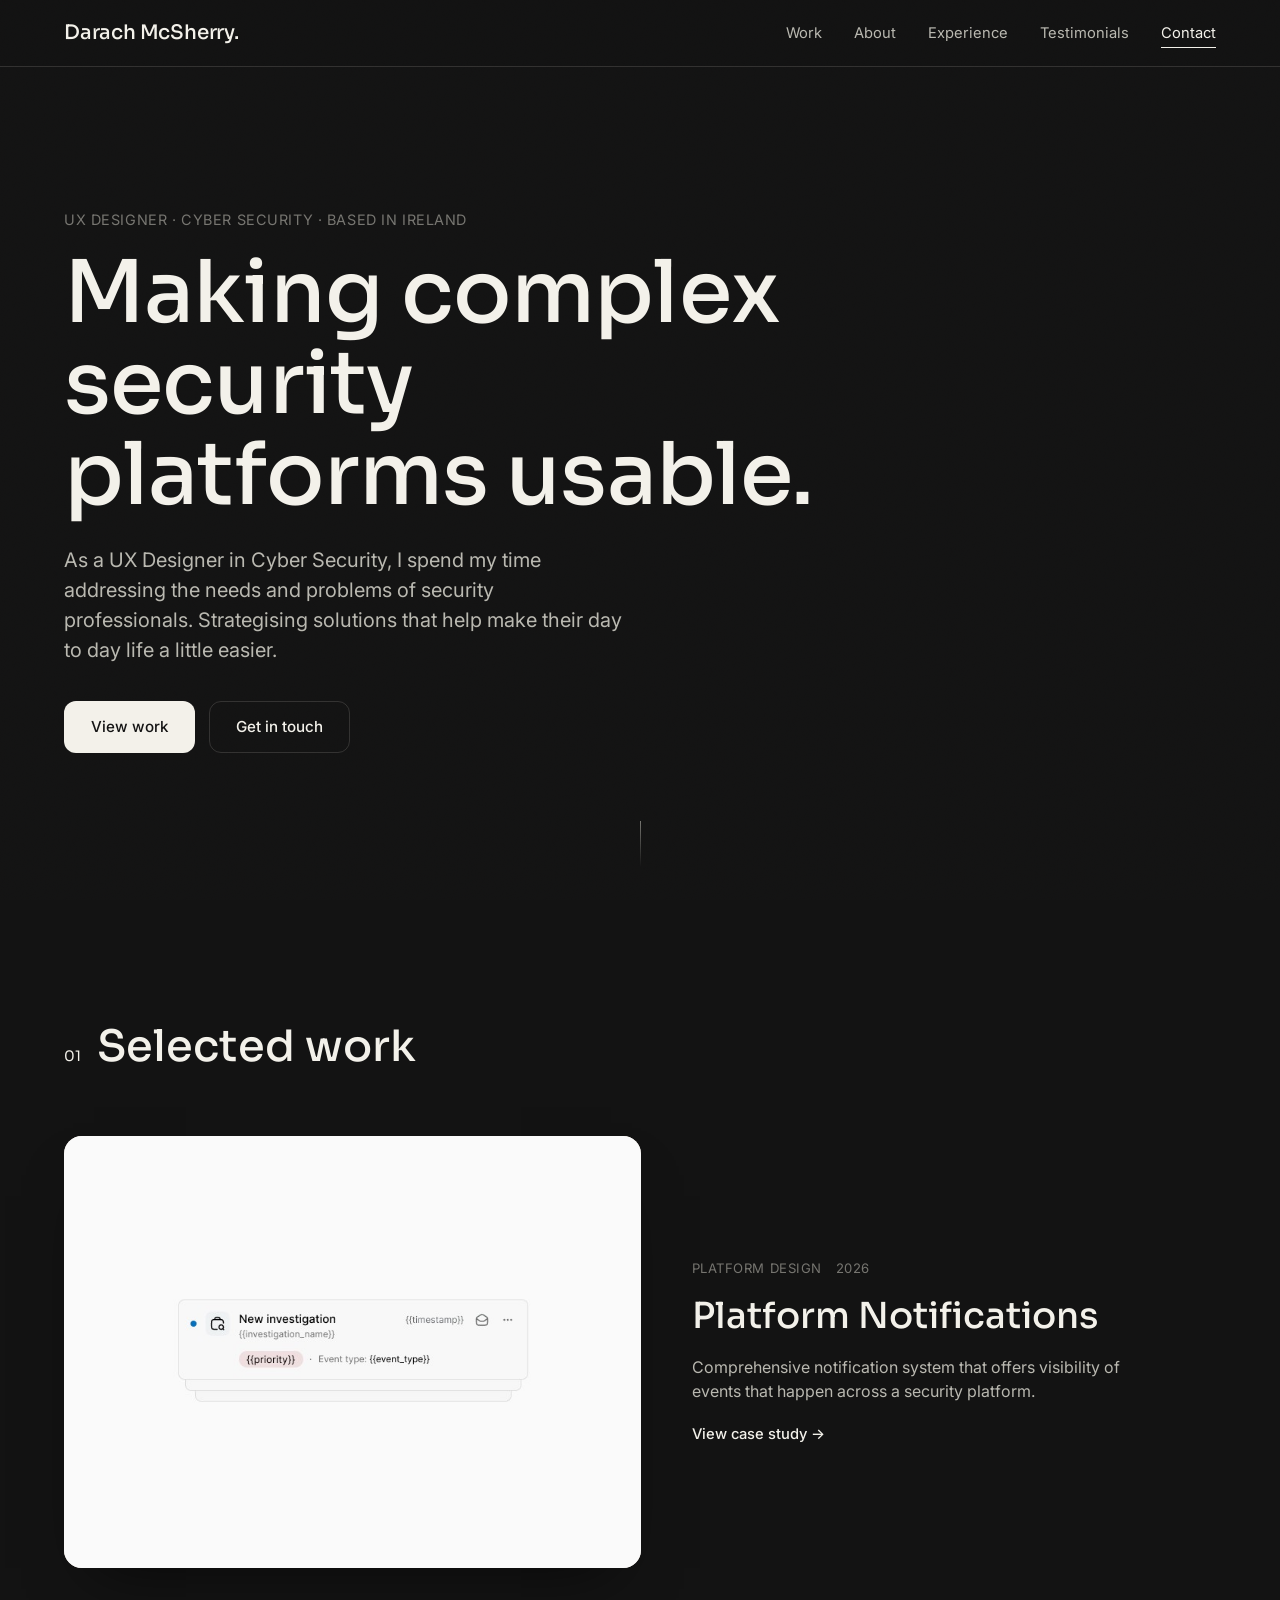
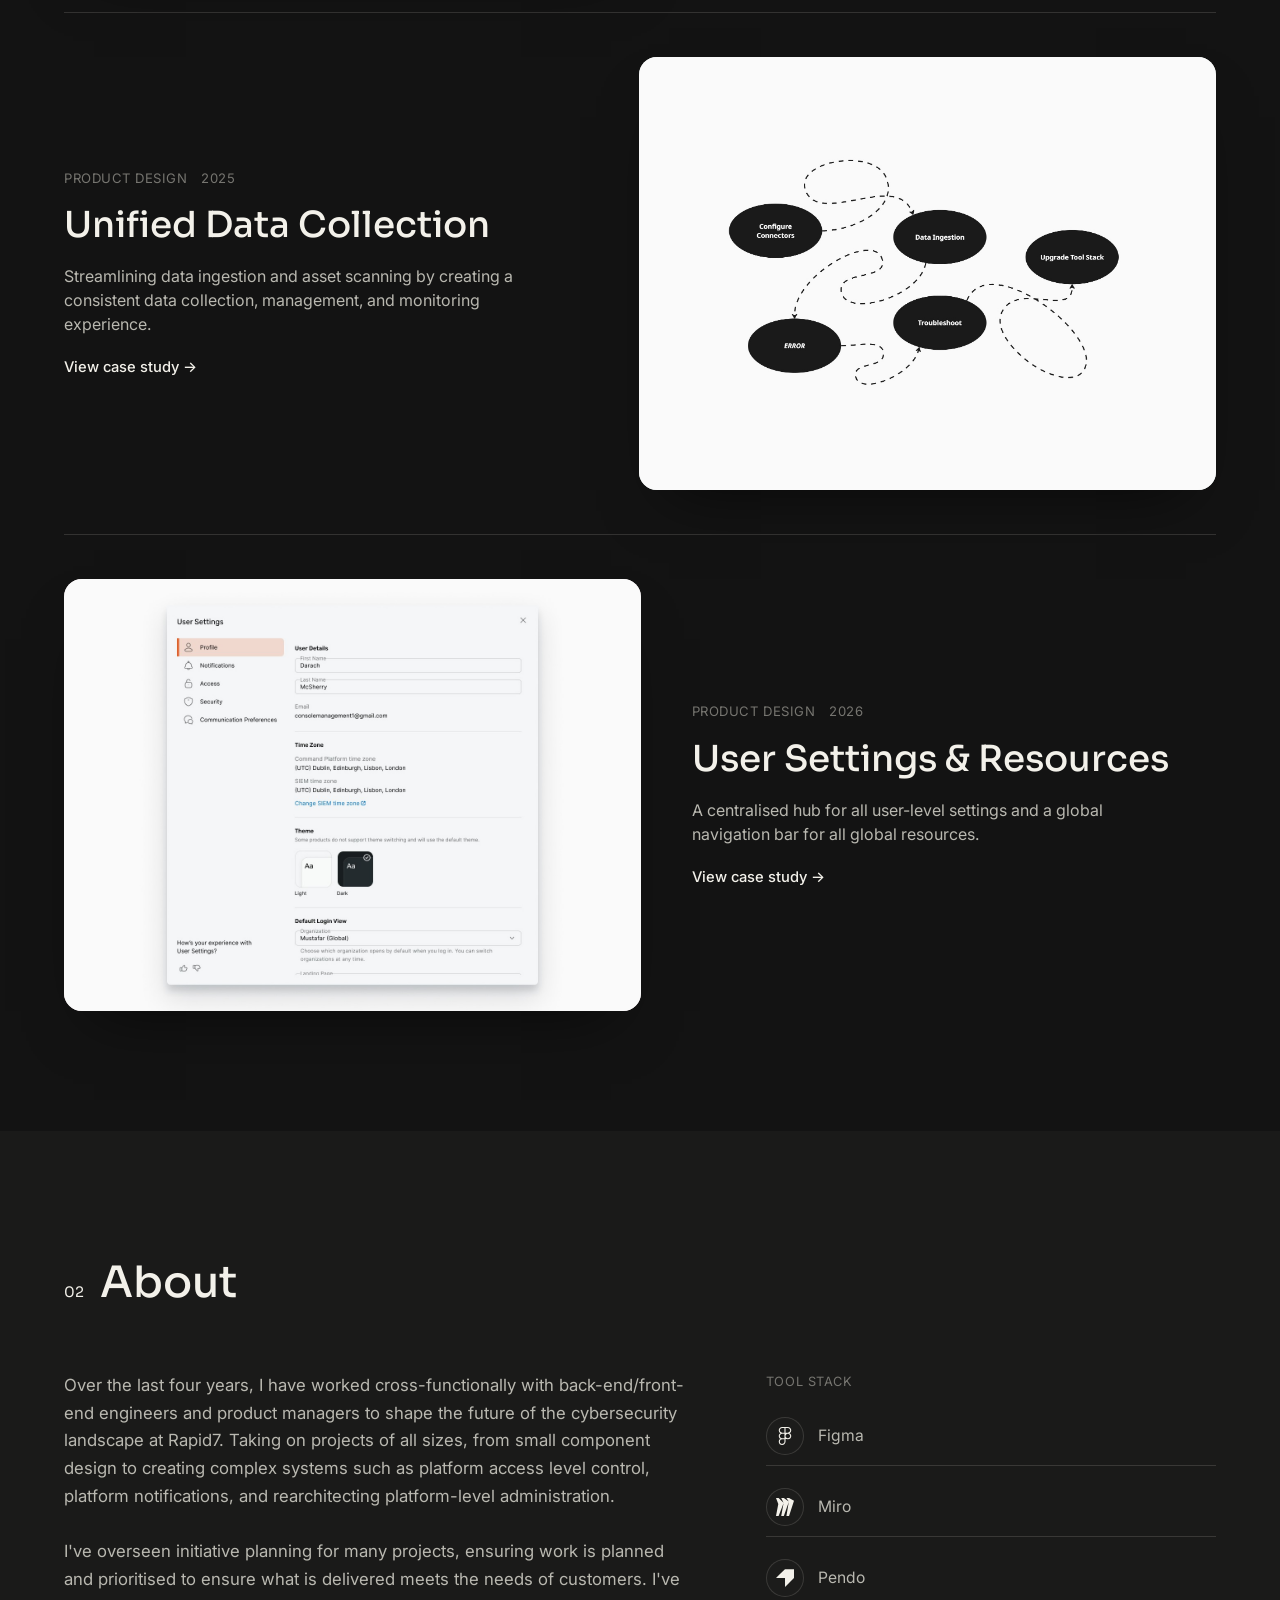
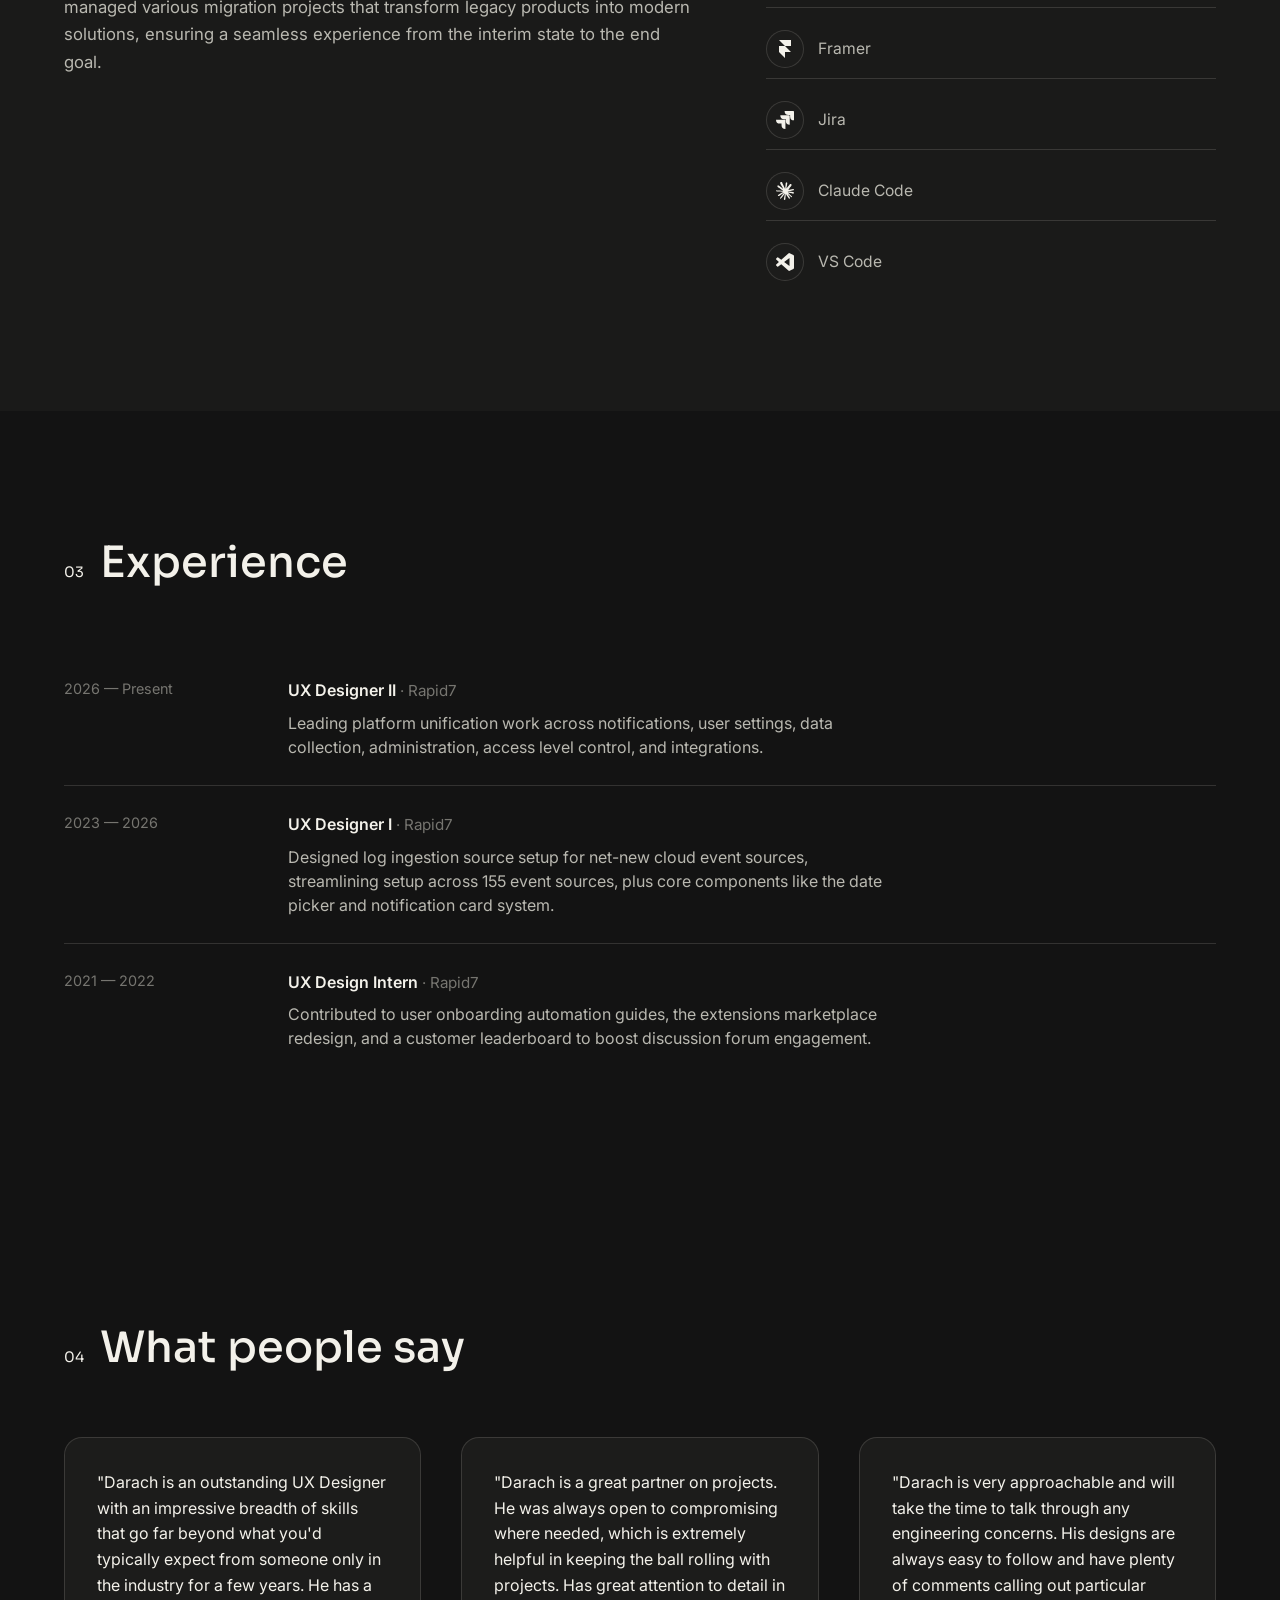
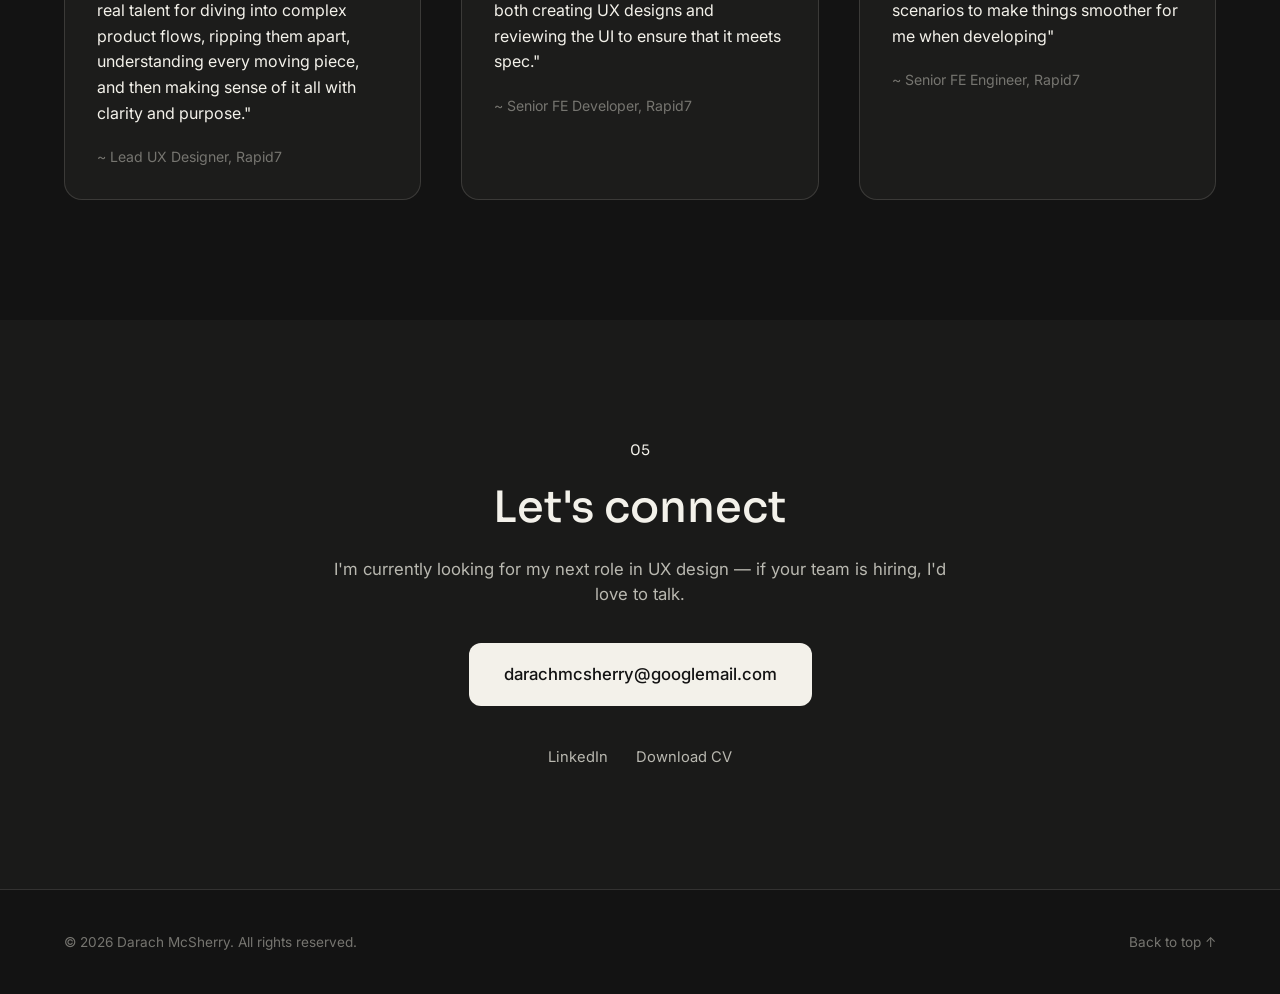
<file: index.html>
<!DOCTYPE html>
<html lang="en">
<head>
<meta charset="UTF-8">
<meta name="viewport" content="width=device-width, initial-scale=1.0">
<title>Darach McSherry — UX Designer</title>
<meta name="description" content="Portfolio of Darach McSherry, UX Designer in Cyber Security, open to new opportunities.">
<link rel="preconnect" href="https://fonts.googleapis.com">
<link rel="preconnect" href="https://fonts.gstatic.com" crossorigin>
<link href="https://fonts.googleapis.com/css2?family=Sora:wght@500;600&family=Inter:wght@400;500;600;700&display=swap" rel="stylesheet">
<link rel="stylesheet" href="styles.css">
</head>
<body>

<div class="noise" aria-hidden="true"></div>

<header class="site-header" id="top">
  <a class="brand" href="#top">Darach McSherry<span>.</span></a>
  <nav class="nav">
    <a href="#work">Work</a>
    <a href="#about">About</a>
    <a href="#experience">Experience</a>
    <a href="#testimonials">Testimonials</a>
    <a href="#contact">Contact</a>
  </nav>
  <button class="nav-toggle" id="navToggle" aria-label="Toggle menu" aria-expanded="false">
    <span></span><span></span><span></span>
  </button>
</header>

<main>

  <section class="hero">
    <div class="hero-inner">
      <p class="eyebrow reveal">UX Designer · Cyber Security · Based in Ireland</p>
      <h1 class="reveal">Making complex security<br> platforms usable.</h1>
      <p class="hero-lede reveal">As a UX Designer in Cyber Security, I spend my time addressing the needs and problems of security professionals. Strategising solutions that help make their day to day life a little easier.</p>
      <div class="hero-actions reveal">
        <a class="btn btn-primary" href="#work">View work</a>
        <a class="btn btn-ghost" href="#contact">Get in touch</a>
      </div>
    </div>
    <div class="scroll-cue" aria-hidden="true"><span></span></div>
  </section>

  <section class="work" id="work">
    <div class="section-head reveal">
      <span class="section-num">01</span>
      <h2>Selected work</h2>
    </div>

    <div class="project-list">

      <article class="project reveal">
        <div class="project-media" style="--tint:#e7dfd3;">
          <img src="assets/case-studies/platform-notifications/thumbnail.jpg" alt="Platform Notifications thumbnail" loading="lazy">
        </div>
        <div class="project-info">
          <div class="project-meta">
            <span>Platform design</span>
            <span>2026</span>
          </div>
          <h3>Platform Notifications</h3>
          <p>Comprehensive notification system that offers visibility of events that happen across a security platform.</p>
          <a class="project-link" href="case-studies/platform-notifications.html">View case study →</a>
        </div>
      </article>

      <article class="project reveal">
        <div class="project-media" style="--tint:#dbe4e2;">
          <img src="assets/case-studies/unified-data-collection/thumbnail.jpg" alt="Unified Data Collection thumbnail" loading="lazy">
        </div>
        <div class="project-info">
          <div class="project-meta">
            <span>Product design</span>
            <span>2025</span>
          </div>
          <h3>Unified Data Collection</h3>
          <p>Streamlining data ingestion and asset scanning by creating a consistent data collection, management, and monitoring experience.</p>
          <a class="project-link" href="case-studies/unified-data-collection.html">View case study →</a>
        </div>
      </article>

      <article class="project reveal">
        <div class="project-media" style="--tint:#e6d9df;">
          <img src="assets/case-studies/user-settings-resources/thumbnail.jpg" alt="User Settings & Resources thumbnail" loading="lazy">
        </div>
        <div class="project-info">
          <div class="project-meta">
            <span>Product design</span>
            <span>2026</span>
          </div>
          <h3>User Settings &amp; Resources</h3>
          <p>A centralised hub for all user-level settings and a global navigation bar for all global resources.</p>
          <a class="project-link" href="case-studies/user-settings-resources.html">View case study →</a>
        </div>
      </article>

    </div>
  </section>

  <section class="about" id="about">
    <div class="section-head reveal">
      <span class="section-num">02</span>
      <h2>About</h2>
    </div>
    <div class="about-grid">
      <p class="about-text reveal">
        Over the last four years, I have worked cross-functionally with back-end/front-end
        engineers and product managers to shape the future of the cybersecurity landscape
        at Rapid7. Taking on projects of all sizes, from small component design to creating
        complex systems such as platform access level control, platform notifications, and
        rearchitecting platform-level administration.
        <br><br>
        I've overseen initiative planning for many projects, ensuring work is planned and
        prioritised to ensure what is delivered meets the needs of customers. I've managed
        various migration projects that transform legacy products into modern solutions,
        ensuring a seamless experience from the interim state to the end goal.
      </p>
      <div class="reveal">
        <p class="tool-stack-label">Tool stack</p>
        <ul class="tool-stack">
          <li>
            <span class="tool-avatar"><svg role="img" viewBox="0 0 24 24" xmlns="http://www.w3.org/2000/svg" fill="currentColor"><path d="M15.852 8.981h-4.588V0h4.588c2.476 0 4.49 2.014 4.49 4.49s-2.014 4.491-4.49 4.491zM12.735 7.51h3.117c1.665 0 3.019-1.355 3.019-3.019s-1.355-3.019-3.019-3.019h-3.117V7.51zm0 1.471H8.148c-2.476 0-4.49-2.014-4.49-4.49S5.672 0 8.148 0h4.588v8.981zm-4.587-7.51c-1.665 0-3.019 1.355-3.019 3.019s1.354 3.02 3.019 3.02h3.117V1.471H8.148zm4.587 15.019H8.148c-2.476 0-4.49-2.014-4.49-4.49s2.014-4.49 4.49-4.49h4.588v8.98zM8.148 8.981c-1.665 0-3.019 1.355-3.019 3.019s1.355 3.019 3.019 3.019h3.117V8.981H8.148zM8.172 24c-2.489 0-4.515-2.014-4.515-4.49s2.014-4.49 4.49-4.49h4.588v4.441c0 2.503-2.047 4.539-4.563 4.539zm-.024-7.51a3.023 3.023 0 0 0-3.019 3.019c0 1.665 1.365 3.019 3.044 3.019 1.705 0 3.093-1.376 3.093-3.068v-2.97H8.148zm7.704 0h-.098c-2.476 0-4.49-2.014-4.49-4.49s2.014-4.49 4.49-4.49h.098c2.476 0 4.49 2.014 4.49 4.49s-2.014 4.49-4.49 4.49zm-.097-7.509c-1.665 0-3.019 1.355-3.019 3.019s1.355 3.019 3.019 3.019h.098c1.665 0 3.019-1.355 3.019-3.019s-1.355-3.019-3.019-3.019h-.098z"/></svg></span>
            <span>Figma</span>
          </li>
          <li>
            <span class="tool-avatar"><svg role="img" viewBox="0 0 24 24" xmlns="http://www.w3.org/2000/svg" fill="currentColor"><path d="M17.392 0H13.9L17 4.808 10.444 0H6.949l3.102 6.3L3.494 0H0l3.05 8.131L0 24h3.494L10.05 6.985 6.949 24h3.494L17 5.494 13.899 24h3.493L24 3.672 17.392 0z"/></svg></span>
            <span>Miro</span>
          </li>
          <li>
            <span class="tool-avatar"><svg viewBox="0 0 152.313683 152.313683" xmlns="http://www.w3.org/2000/svg"><g transform="translate(0.313683,151.066512) scale(0.1,-0.1)" fill="currentColor" stroke="none"><path d="M376 1124 l-379 -374 381 0 382 0 0 -376 0 -376 380 374 379 373 1 378 0 377 -382 -1 -383 0 -379 -375z"/></g></svg></span>
            <span>Pendo</span>
          </li>
          <li>
            <span class="tool-avatar"><svg role="img" viewBox="0 0 24 24" xmlns="http://www.w3.org/2000/svg" fill="currentColor"><path d="M4 0h16v8h-8zM4 8h8l8 8H4zM4 16h8v8z"/></svg></span>
            <span>Framer</span>
          </li>
          <li>
            <span class="tool-avatar"><svg role="img" viewBox="0 0 24 24" xmlns="http://www.w3.org/2000/svg" fill="currentColor"><path d="M11.571 11.513H0a5.218 5.218 0 0 0 5.232 5.215h2.13v2.057A5.215 5.215 0 0 0 12.575 24V12.518a1.005 1.005 0 0 0-1.005-1.005zm5.723-5.756H5.736a5.215 5.215 0 0 0 5.215 5.214h2.129v2.058a5.218 5.218 0 0 0 5.215 5.214V6.758a1.001 1.001 0 0 0-1.001-1.001zM23.013 0H11.455a5.215 5.215 0 0 0 5.215 5.215h2.129v2.057A5.215 5.215 0 0 0 24 12.483V1.005A1.001 1.001 0 0 0 23.013 0Z"/></svg></span>
            <span>Jira</span>
          </li>
          <li>
            <span class="tool-avatar"><svg role="img" viewBox="0 0 24 24" xmlns="http://www.w3.org/2000/svg" fill="currentColor"><path d="m4.7144 15.9555 4.7174-2.6471.079-.2307-.079-.1275h-.2307l-.7893-.0486-2.6956-.0729-2.3375-.0971-2.2646-.1214-.5707-.1215-.5343-.7042.0546-.3522.4797-.3218.686.0608 1.5179.1032 2.2767.1578 1.6514.0972 2.4468.255h.3886l.0546-.1579-.1336-.0971-.1032-.0972L6.973 9.8356l-2.55-1.6879-1.3356-.9714-.7225-.4918-.3643-.4614-.1578-1.0078.6557-.7225.8803.0607.2246.0607.8925.686 1.9064 1.4754 2.4893 1.8336.3643.3035.1457-.1032.0182-.0728-.164-.2733-1.3539-2.4467-1.445-2.4893-.6435-1.032-.17-.6194c-.0607-.255-.1032-.4674-.1032-.7285L6.287.1335 6.6997 0l.9957.1336.419.3642.6192 1.4147 1.0018 2.2282 1.5543 3.0296.4553.8985.2429.8318.091.255h.1579v-.1457l.1275-1.706.2368-2.0947.2307-2.6957.0789-.7589.3764-.9107.7468-.4918.5828.2793.4797.686-.0668.4433-.2853 1.8517-.5586 2.9021-.3643 1.9429h.2125l.2429-.2429.9835-1.3053 1.6514-2.0643.7286-.8196.85-.9046.5464-.4311h1.0321l.759 1.1293-.34 1.1657-1.0625 1.3478-.8804 1.1414-1.2628 1.7-.7893 1.36.0729.1093.1882-.0183 2.8535-.607 1.5421-.2794 1.8396-.3157.8318.3886.091.3946-.3278.8075-1.967.4857-2.3072.4614-3.4364.8136-.0425.0304.0486.0607 1.5482.1457.6618.0364h1.621l3.0175.2247.7892.522.4736.6376-.079.4857-1.2142.6193-1.6393-.3886-3.825-.9107-1.3113-.3279h-.1822v.1093l1.0929 1.0686 2.0035 1.8092 2.5075 2.3314.1275.5768-.3218.4554-.34-.0486-2.2039-1.6575-.85-.7468-1.9246-1.621h-.1275v.17l.4432.6496 2.3436 3.5214.1214 1.0807-.17.3521-.6071.2125-.6679-.1214-1.3721-1.9246L14.38 17.959l-1.1414-1.9428-.1397.079-.674 7.2552-.3156.3703-.7286.2793-.6071-.4614-.3218-.7468.3218-1.4753.3886-1.9246.3157-1.53.2853-1.9004.17-.6314-.0121-.0425-.1397.0182-1.4328 1.9672-2.1796 2.9446-1.7243 1.8456-.4128.164-.7164-.3704.0667-.6618.4008-.5889 2.386-3.0357 1.4389-1.882.929-1.0868-.0062-.1579h-.0546l-6.3385 4.1164-1.1293.1457-.4857-.4554.0608-.7467.2307-.2429 1.9064-1.3114Z"/></svg></span>
            <span>Claude Code</span>
          </li>
          <li>
            <span class="tool-avatar"><svg role="img" viewBox="0 0 24 24" xmlns="http://www.w3.org/2000/svg" fill="currentColor"><path d="M23.15 2.587L18.21.21a1.494 1.494 0 0 0-1.705.29l-9.46 8.63-4.12-3.128a.999.999 0 0 0-1.276.057L.327 7.261A1 1 0 0 0 .326 8.74L3.899 12 .326 15.26a1 1 0 0 0 .001 1.479L1.65 17.94a.999.999 0 0 0 1.276.057l4.12-3.128 9.46 8.63a1.492 1.492 0 0 0 1.704.29l4.942-2.377A1.5 1.5 0 0 0 24 20.06V3.939a1.5 1.5 0 0 0-.85-1.352zm-5.146 14.861L10.826 12l7.178-5.448v10.896z"/></svg></span>
            <span>VS Code</span>
          </li>
        </ul>
      </div>
    </div>
  </section>

  <section class="experience" id="experience">
    <div class="section-head reveal">
      <span class="section-num">03</span>
      <h2>Experience</h2>
    </div>
    <div class="timeline">
      <div class="timeline-item reveal">
        <div class="timeline-date">2026 — Present</div>
        <div class="timeline-body">
          <h3>UX Designer II <span>· Rapid7</span></h3>
          <p>Leading platform unification work across notifications, user settings, data collection, administration, access level control, and integrations.</p>
        </div>
      </div>
      <div class="timeline-item reveal">
        <div class="timeline-date">2023 — 2026</div>
        <div class="timeline-body">
          <h3>UX Designer I <span>· Rapid7</span></h3>
          <p>Designed log ingestion source setup for net-new cloud event sources, streamlining setup across 155 event sources, plus core components like the date picker and notification card system.</p>
        </div>
      </div>
      <div class="timeline-item reveal">
        <div class="timeline-date">2021 — 2022</div>
        <div class="timeline-body">
          <h3>UX Design Intern <span>· Rapid7</span></h3>
          <p>Contributed to user onboarding automation guides, the extensions marketplace redesign, and a customer leaderboard to boost discussion forum engagement.</p>
        </div>
      </div>
    </div>
  </section>

  <section class="testimonials" id="testimonials">
    <div class="section-head reveal">
      <span class="section-num">04</span>
      <h2>What people say</h2>
    </div>
    <div class="testimonial-grid">
      <blockquote class="testimonial reveal">
        <p>"Darach is an outstanding UX Designer with an impressive breadth of skills that go far beyond what you'd typically expect from someone only in the industry for a few years. He has a real talent for diving into complex product flows, ripping them apart, understanding every moving piece, and then making sense of it all with clarity and purpose."</p>
        <cite>~ Lead UX Designer, Rapid7</cite>
      </blockquote>
      <blockquote class="testimonial reveal">
        <p>"Darach is a great partner on projects. He was always open to compromising where needed, which is extremely helpful in keeping the ball rolling with projects. Has great attention to detail in both creating UX designs and reviewing the UI to ensure that it meets spec."</p>
        <cite>~ Senior FE Developer, Rapid7</cite>
      </blockquote>
      <blockquote class="testimonial reveal">
        <p>"Darach is very approachable and will take the time to talk through any engineering concerns. His designs are always easy to follow and have plenty of comments calling out particular scenarios to make things smoother for me when developing"</p>
        <cite>~ Senior FE Engineer, Rapid7</cite>
      </blockquote>
    </div>
  </section>

  <section class="contact" id="contact">
    <div class="contact-inner reveal">
      <span class="section-num">05</span>
      <h2>Let's connect</h2>
      <p>I'm currently looking for my next role in UX design — if your team is hiring, I'd love to talk.</p>
      <a class="btn btn-primary btn-lg" href="mailto:darachmcsherry@googlemail.com">darachmcsherry@googlemail.com</a>
      <div class="socials">
        <a href="https://uk.linkedin.com/in/darach-mcsherry" target="_blank" rel="noopener">LinkedIn</a>
        <a href="assets/darachmcsherry-cv-2025.pdf" target="_blank" rel="noopener">Download CV</a>
      </div>
    </div>
  </section>

</main>

<footer class="site-footer">
  <p>© <span id="year"></span> Darach McSherry. All rights reserved.</p>
  <a href="#top" class="to-top">Back to top ↑</a>
</footer>

<script src="script.js"></script>
</body>
</html>
</file>
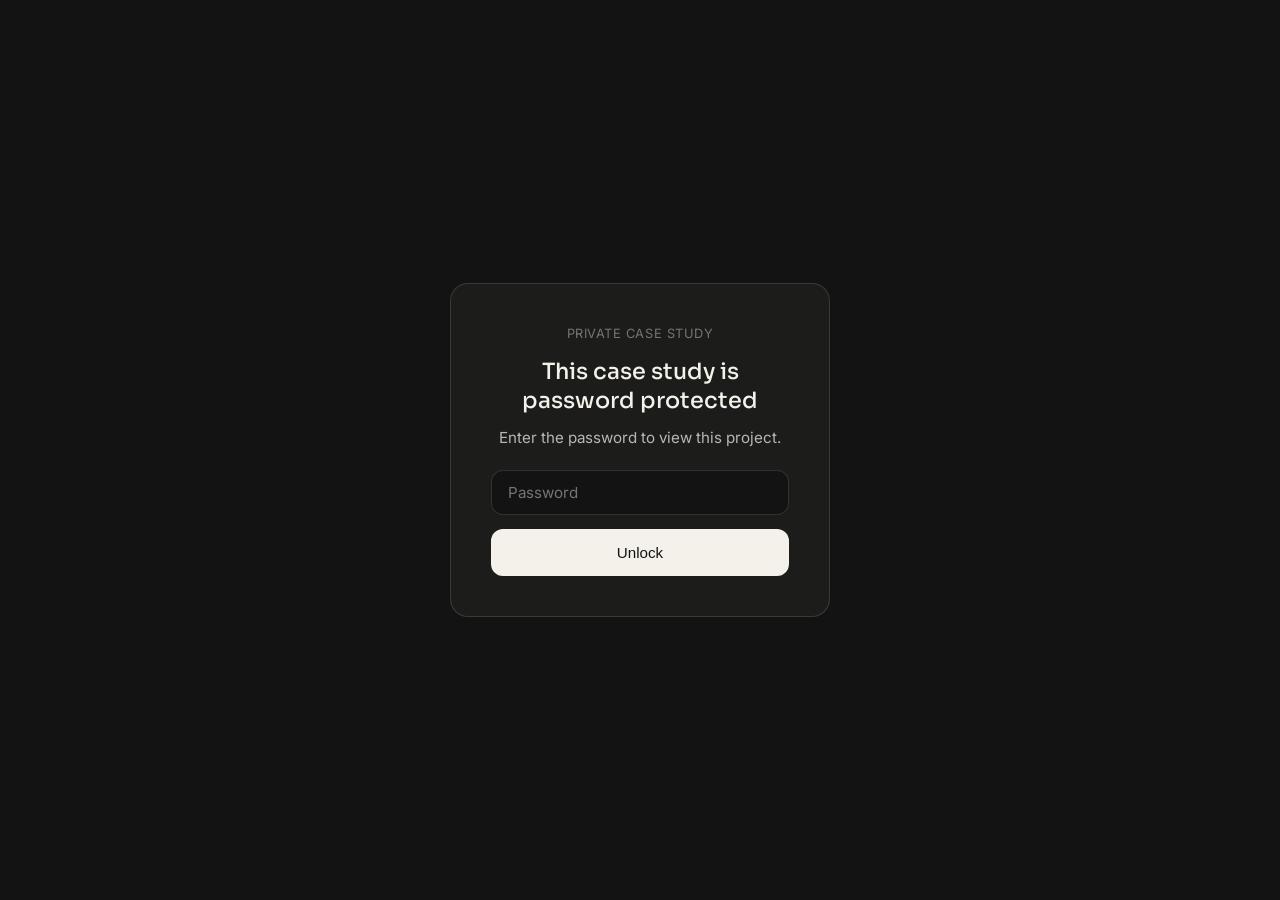
<file: case-studies/unified-data-collection.html>
<!DOCTYPE html>
<html lang="en">
<head>
<meta charset="UTF-8">
<meta name="viewport" content="width=device-width, initial-scale=1.0">
<title>Unified Data Collection — Darach McSherry</title>
<meta name="description" content="Case study: recreating a security platform's data collection experiences to deliver a more streamlined and user-friendly setup and monitoring flow.">
<link rel="preconnect" href="https://fonts.googleapis.com">
<link rel="preconnect" href="https://fonts.gstatic.com" crossorigin>
<link href="https://fonts.googleapis.com/css2?family=Sora:wght@500;600&family=Inter:wght@400;500;600;700&display=swap" rel="stylesheet">
<link rel="stylesheet" href="../styles.css">
<script>
(function () {
  try {
    if (sessionStorage.getItem("cs_unlocked") !== "yes") {
      document.documentElement.classList.add("cs-locked");
    }
  } catch (e) {
    document.documentElement.classList.add("cs-locked");
  }
})();
</script>
</head>
<body>

<div class="case-lock">
  <form class="case-lock-card">
    <p class="case-lock-eyebrow">Private case study</p>
    <h1>This case study is password protected</h1>
    <p class="case-lock-copy">Enter the password to view this project.</p>
    <input type="password" class="case-lock-input" placeholder="Password" autocomplete="off" required>
    <button type="submit" class="btn btn-primary">Unlock</button>
    <p class="case-lock-error" hidden>Incorrect password — try again.</p>
  </form>
</div>

<div class="noise" aria-hidden="true"></div>

<header class="site-header" id="top">
  <a class="brand" href="../index.html#top">Darach McSherry<span>.</span></a>
  <nav class="nav">
    <a href="../index.html#work">Work</a>
    <a href="../index.html#about">About</a>
    <a href="../index.html#experience">Experience</a>
    <a href="../index.html#testimonials">Testimonials</a>
    <a href="../index.html#contact">Contact</a>
  </nav>
  <button class="nav-toggle" id="navToggle" aria-label="Toggle menu" aria-expanded="false">
    <span></span><span></span><span></span>
  </button>
</header>

<main>

  <section class="case-hero" style="--tint:#dbe4e2;">
    <div class="case-hero-inner">
      <a class="back-link reveal" href="../index.html#work">← Back to work</a>
      <p class="case-meta reveal">Product design · 2025</p>
      <h1 class="reveal">Unified Data Collection</h1>
      <p class="case-tagline reveal">Taking apart a security platform's data collection experiences and recreating them to deliver a more streamlined, user-friendly experience.</p>
      <p class="case-tagline reveal">This case study focuses on the systems-level thinking behind the redesign — content modeling, data modeling, and untangling how the pieces connect — rather than a full end-to-end delivery walkthrough.</p>
    </div>
  </section>

  <section class="case-body">
    <div class="case-block reveal">
      <h2>User Problem</h2>
      <p>With many ways to import assets and ingest log data into the platform, users are often left overwhelmed. There are unclear guidelines on exactly what they need to set up, when, and how — resulting in many users never receiving the true capability of the platform.</p>
    </div>

    <div class="case-block reveal">
      <h2>Goal</h2>
      <p>Design a consistent, streamlined experience for setting up, monitoring, and managing integrations, scan engines, and other data collection methods.</p>
      <p>The solution should cater for users of all maturity levels, ensuring they have the guidance, resources, and visibility they need to correctly set up and monitor their environment.</p>
    </div>

    <div class="case-block reveal">
      <h2>My Role</h2>
      <p>I worked on understanding the system as it is today, dissecting it entirely to understand how data flows, connects, and contributes to findings, alongside the pain points that current onboarding, monitoring, and management of data connectors have today.</p>
      <p>I then put it all back together into a unified, expected experience designed to improve speed and learnability for users onboarding to the cybersecurity platform.</p>
    </div>

    <div class="case-block reveal">
      <h2>Identifying all moving parts</h2>
      <p>My first step in tackling this mammoth task was to audit the platform and identify all log and asset ingestion methods. This task came with some challenges.</p>
      <p>Each product in the platform had various different methods of collecting data — some predominant connectors, but also some small, insignificant methods that I missed initially, as my definition of what a data connector was, was quite vague.</p>
      <div class="connector-diagram">
        <div class="connector-row">
          <span>AppSec Scan Engines</span>
          <span>Import Feeds</span>
          <span>Network Sensors</span>
        </div>
        <div class="connector-row">
          <span>Threat Intel Integrations</span>
          <span>AppSec Integrations</span>
          <span>ChatOps</span>
        </div>
        <div class="connector-row">
          <span>Orchestrators</span>
          <span>Event Sources</span>
          <span>Discovery Seeds</span>
          <span>Engine Pools</span>
        </div>
        <div class="connector-row">
          <span>Plugins</span>
          <span>Automation Connections</span>
          <span>Cloud Accounts</span>
          <span>VM Scan Engines</span>
          <span>Collectors</span>
        </div>
        <div class="connector-row">
          <span>Cloud Integrations</span>
          <span>Agents</span>
          <span>Discovery Connections</span>
          <span>Attack Surface Connectors</span>
        </div>
        <div class="connector-row">
          <span>Targets</span>
          <span>Digital Risk Protection Sources</span>
          <span>Intelligence Feeds</span>
        </div>
      </div>
    </div>

    <div class="case-block reveal">
      <h2>Understanding the jobs to be done by users</h2>
      <p>I defined four stages that a user navigates with data collection:</p>
      <ol class="numbered-list">
        <li>Setup data collection sources.</li>
        <li>Identify all assets and data.</li>
        <li>Monitor the health of data sources.</li>
        <li>Validate that tools are working.</li>
      </ol>
      <p>I then created user stories for each stage of the jobs that a user would do for each type of data connector.</p>
      <p>This enabled me to get a better idea of how I could streamline the experience.</p>
      <div class="case-block-image">
        <img src="../assets/case-studies/unified-data-collection/jobs-to-be-done.png" alt="Jobs-to-be-done map showing four job stages branching from the goal of monitoring all data, each with supporting user stories." loading="lazy">
      </div>
    </div>

    <div class="case-block reveal">
      <h2>Content modeling setup and monitoring experiences</h2>
      <p>To properly unify the data collection experience, I needed to content model the "add" and "view" experience. This gave me a clear view of all the attributes common and unique to each data connector.</p>
      <p>With this, I could map out a consistent experience for each type, so the user knows what to expect.</p>
      <p>This was my first time content modelling, which was a huge learning curve, but enabled me to view data and UI in a completely different light. I now use this in every piece of work I do.</p>
      <div class="case-block-image">
        <img src="../assets/case-studies/unified-data-collection/content-model.png" alt="Content model listing every attribute, common and unique, across each data collection method, grouped by category." loading="lazy">
      </div>
    </div>

    <div class="case-block reveal">
      <h2>Data Modelling</h2>
      <p>I then moved on to data model the journey of a log and asset throughout the platform ecosystem. Tracking them from when they were collected/ingested, the whole way to what they become in a security incident/case.</p>
      <p>By mapping out the data stream, I uncovered similarities between the data and assets, what types of rules they flow through, what findings they become, and most importantly, what type of alert they transform into.</p>
      <p>This was my first time data modelling. The scale of this task gave me a great insight into systems design and how data transforms into tangible insights.</p>
      <div class="case-block-image">
        <img src="../assets/case-studies/unified-data-collection/data-model.png" alt="Data model tracing the journey of assets and log data across connectors, inventory, log data, and controls/rules." loading="lazy">
      </div>
    </div>

    <div class="case-block reveal">
      <h2>Auditing the data collection setup experiences</h2>
      <p>Once I had understood each of the objects well enough, I then delved into the current experience of setting up each of the data connectors/integrations.</p>
      <p>I spent quite some time studying documentation and going through each of the flows myself to get a feel for it, documenting pain points and opportunities along the way.</p>
      <div class="case-block-image">
        <img src="../assets/case-studies/unified-data-collection/setup-audit.png" alt="Audit of existing setup flows for Collector, Event Source, and Plugin connectors, mapped step by step." loading="lazy">
      </div>
    </div>

    <div class="case-block reveal">
      <h2>User Insights</h2>
      <p>Whilst going through the setup flows, I had gathered quite a few questions on how and why things worked a certain way.</p>
      <p>I interviewed teams of security solutions engineers, devops engineers, and CAs to get their input, as these folks all work as part of the managed services and use the documentation and UI more than enterprise customers.</p>
      <p>The findings from this included a lot of frustration, confusion, and want for a better experience.</p>
      <div class="case-block-image">
        <img src="../assets/case-studies/unified-data-collection/user-insights.png" alt="Pain points and opportunities gathered from the MVM team, VM TAMs, and D&amp;R CAs during user interviews." loading="lazy">
      </div>

      <h3 class="case-subhead">Who I designed for</h3>
      <div class="persona-grid">
        <div class="persona-card">
          <svg width="32" height="32" viewBox="0 0 24 24" fill="none" stroke="currentColor" stroke-width="1.6"><circle cx="12" cy="8" r="4"/><path d="M4 20c0-4 4-6 8-6s8 2 8 6"/></svg>
          <p>Security Solutions Engineer</p>
          <p>Needs a consistent, predictable structure across connector types to set up and troubleshoot environments faster for multiple customers.</p>
        </div>
        <div class="persona-card">
          <svg width="32" height="32" viewBox="0 0 24 24" fill="none" stroke="currentColor" stroke-width="1.6"><circle cx="12" cy="8" r="4"/><path d="M4 20c0-4 4-6 8-6s8 2 8 6"/></svg>
          <p>DevOps Engineer</p>
          <p>Needs clear, consistent status and health information to quickly tell whether a data connector is working as expected.</p>
        </div>
        <div class="persona-card">
          <svg width="32" height="32" viewBox="0 0 24 24" fill="none" stroke="currentColor" stroke-width="1.6"><circle cx="12" cy="8" r="4"/><path d="M4 20c0-4 4-6 8-6s8 2 8 6"/></svg>
          <p>Customer Advisor</p>
          <p>Needs a shared mental model of how data flows through the system, to explain setup and issues to customers with less back-and-forth.</p>
        </div>
      </div>
    </div>

    <div class="case-block reveal">
      <h2>Mapping out the 'view' experience</h2>
      <p>Using a similar artifact to the 'add' experience, I modeled the listing pages using common attributes. This allowed me to apply consistency to the monitoring of data connectors.</p>
      <ol class="numbered-list">
        <li>Identifying information (vendor logo, name, ID)</li>
        <li>Status (connection, health, activity)</li>
        <li>Parent/child objects (number of associated items)</li>
        <li>Timestamp (date added, last updated)</li>
        <li>Version (if applicable)</li>
        <li>Recent activity (if applicable)</li>
        <li>Capacity (if applicable)</li>
      </ol>
      <div class="case-block-image">
        <img src="../assets/case-studies/unified-data-collection/view-experience.png" alt="Listing page content model organized into eight attribute buckets, applied across every data collection method." loading="lazy">
      </div>
    </div>

    <div class="case-block reveal">
      <h2>Unifying and streamlining the flows</h2>
      <p>Now that I understood the frustrations from users and my own experience, I began to map out the system for setting connectors up.</p>
      <p>I used a grid and 'buckets' to define stages of setup based on current flows. I then slotted each of the data connector setups into this modular system.</p>
      <p>I was surprised it worked so well — I now had a dynamic, consistent framework.</p>
      <div class="case-block-image">
        <img src="../assets/case-studies/unified-data-collection/unified-framework.png" alt="Modular setup framework organizing every connector type into consistent stages: about, vendor selection, hosting, prerequisites, installation, configuration, and activation." loading="lazy">
      </div>

      <h3 class="case-subhead">Transferring the framework into wireframes</h3>
      <p>Working through the experience in wireframes to bring the modular framework to life.</p>
      <div class="case-block-image">
        <img src="../assets/case-studies/unified-data-collection/framework-wireframes.jpg" alt="Wireframes translating the modular setup framework into a full lo-fi flow across every connector type." loading="lazy">
      </div>
    </div>

    <div class="case-block reveal">
      <h2>What I Learned</h2>
      <p>This was my first time working at a systems design level — looking across multiple products, working out how each one actually functioned under the hood, and identifying the similarities between them to map out a single, unified approach. It fundamentally changed how I think about data and interfaces, and it's a way of thinking I now bring into every piece of work I do.</p>
      <p>It was also a great lesson in artifact-based communication. When I shared these models and diagrams with internal stakeholders, they didn't just validate the direction of the design — they actually helped people understand our own system better than they had before. Watching a sprawling, complex platform get distilled into a handful of clear diagrams, and seeing the effect that had on how the team talked about the system, was a huge win, and one of the most rewarding parts of this project.</p>
    </div>
  </section>

  <section class="case-status">
    <div class="case-status-inner">
      As of July 2025, this project was parked due to a lack of resourcing. However, it has been picked back up again in Feb 2026 and scoped down to focus primarily on integrations.
    </div>
  </section>

  <section class="case-next">
    <a class="case-next-link reveal" href="user-settings-resources.html">
      <span class="case-next-label">Next case study</span>
      <h3>User Settings &amp; Resources</h3>
      <p>A centralised hub for all user-level settings and a global navigation bar for all global resources.</p>
      <span class="case-next-arrow">View case study →</span>
    </a>
  </section>

</main>

<footer class="site-footer">
  <p>© <span id="year"></span> Darach McSherry. All rights reserved.</p>
  <a href="#top" class="to-top">Back to top ↑</a>
</footer>

<script src="../script.js"></script>
</body>
</html>
</file>
<file: styles.css>
:root {
  color-scheme: dark;
  --bg: #131313;
  --bg-alt: #1a1a19;
  --ink: #f3f1ea;
  --ink-soft: #b9b8b0;
  --ink-faint: #767570;
  --accent: #f3f1ea;
  --line: rgba(243, 241, 234, 0.14);
  --card: #1c1c1b;
  --shadow: 0 30px 60px -30px rgba(0, 0, 0, 0.6);
  --radius: 18px;
  --font-display: "Sora", "Inter", system-ui, sans-serif;
  --font-body: "Inter", system-ui, -apple-system, sans-serif;
}

* { box-sizing: border-box; }

html { scroll-behavior: smooth; }

/* ---------- Case study lock ---------- */

.case-lock { display: none; }
html.cs-locked .case-lock {
  display: flex;
  align-items: center;
  justify-content: center;
  position: fixed;
  inset: 0;
  z-index: 1000;
  padding: 20px;
  background: var(--bg);
}
html.cs-locked .site-header,
html.cs-locked main,
html.cs-locked .site-footer {
  display: none;
}

.case-lock-card {
  width: 100%;
  max-width: 380px;
  padding: clamp(28px, 5vw, 40px);
  border: 1px solid var(--line);
  border-radius: var(--radius);
  background: var(--card);
  text-align: center;
}
.case-lock-eyebrow {
  font-size: 0.8rem;
  letter-spacing: 0.04em;
  text-transform: uppercase;
  color: var(--ink-faint);
  margin: 0 0 14px;
}
.case-lock-card h1 {
  font-family: var(--font-display);
  font-weight: 500;
  font-size: 1.4rem;
  line-height: 1.3;
  margin: 0 0 12px;
  color: var(--ink);
}
.case-lock-copy {
  font-size: 0.95rem;
  color: var(--ink-soft);
  margin: 0 0 20px;
}
.case-lock-input {
  width: 100%;
  padding: 12px 16px;
  border-radius: 12px;
  border: 1px solid var(--line);
  background: var(--bg);
  color: var(--ink);
  font-size: 0.95rem;
  font-family: var(--font-body);
  margin-bottom: 14px;
}
.case-lock-input:focus { outline: 1px solid var(--ink-faint); }
.case-lock-card .btn { width: 100%; justify-content: center; }
.case-lock-error {
  color: var(--ink);
  font-size: 0.88rem;
  margin: 14px 0 0;
}

body {
  margin: 0;
  padding-block: env(safe-area-inset-top, 0px) env(safe-area-inset-bottom, 0px);
  background: var(--bg);
  color: var(--ink);
  font-family: var(--font-body);
  line-height: 1.5;
  -webkit-font-smoothing: antialiased;
  font-synthesis-weight: none;
  transition: background 0.3s ease, color 0.3s ease;
}

img { max-width: 100%; }
[hidden] { display: none !important; }

a { color: inherit; text-decoration: none; }

.noise {
  position: fixed;
  inset: 0;
  pointer-events: none;
  opacity: 0.035;
  z-index: 999;
  background-image: url("data:image/svg+xml,%3Csvg xmlns='http://www.w3.org/2000/svg' width='120' height='120'%3E%3Cfilter id='n'%3E%3CfeTurbulence type='fractalNoise' baseFrequency='0.9' numOctaves='2' stitchTiles='stitch'/%3E%3C/filter%3E%3Crect width='100%25' height='100%25' filter='url(%23n)'/%3E%3C/svg%3E");
  mix-blend-mode: overlay;
}

/* ---------- Header ---------- */

.site-header {
  position: sticky;
  top: env(safe-area-inset-top, 0px);
  z-index: 100;
  display: flex;
  align-items: center;
  justify-content: space-between;
  gap: 16px;
  padding: 18px clamp(20px, 5vw, 64px);
  background: color-mix(in srgb, var(--bg) 82%, transparent);
  backdrop-filter: blur(10px);
  border-bottom: 1px solid var(--line);
}

.brand {
  font-family: var(--font-display);
  font-size: 1.25rem;
  font-weight: 500;
  letter-spacing: -0.01em;
}
.brand span { color: var(--accent); }

.nav {
  display: flex;
  gap: clamp(16px, 3vw, 32px);
  font-size: 0.92rem;
  color: var(--ink-soft);
}
.nav a { position: relative; padding: 4px 0; }
.nav a:hover { color: var(--ink); }
.nav a::after {
  content: "";
  position: absolute;
  left: 0; right: 100%;
  bottom: 0;
  height: 1px;
  background: var(--accent);
  transition: right 0.25s ease;
}
.nav a:hover::after { right: 0; }
.nav a.active { color: var(--ink); }
.nav a.active::after { right: 0; }

.nav-toggle {
  position: relative;
  z-index: 1;
  display: none;
  width: 36px; height: 36px;
  border: none;
  background: transparent;
  cursor: pointer;
  flex-direction: column;
  justify-content: center;
  gap: 5px;
}
.nav-toggle span {
  display: block;
  height: 2px;
  background: var(--ink);
  border-radius: 2px;
}

/* ---------- Layout helpers ---------- */

section { padding: clamp(64px, 10vw, 120px) clamp(20px, 5vw, 64px); scroll-margin-top: 80px; }

.section-head,
.project-list,
.about-grid,
.timeline,
.testimonial-grid {
  max-width: 1280px;
  margin-left: auto;
  margin-right: auto;
}

.section-head {
  display: flex;
  align-items: baseline;
  gap: 16px;
  margin-bottom: clamp(32px, 6vw, 56px);
}
.section-num {
  font-family: var(--font-display);
  color: var(--accent);
  font-size: 0.9rem;
}
.section-head h2, .contact h2 {
  font-family: var(--font-display);
  font-size: clamp(2rem, 3.6vw, 2.7rem);
  font-weight: 500;
  margin: 0;
}

/* ---------- Hero ---------- */

.hero {
  min-height: 92vh;
  display: flex;
  flex-direction: column;
  justify-content: center;
  position: relative;
}
.hero-inner { max-width: 880px; }

.eyebrow {
  font-size: 0.9rem;
  letter-spacing: 0.04em;
  color: var(--ink-faint);
  text-transform: uppercase;
  margin: 0 0 18px;
}

.hero h1 {
  font-family: var(--font-display);
  font-weight: 500;
  font-size: clamp(2.8rem, 7vw, 5.4rem);
  line-height: 1.05;
  letter-spacing: -0.01em;
  margin: 0 0 24px;
}

.hero-lede {
  font-size: clamp(1.05rem, 1.6vw, 1.25rem);
  color: var(--ink-soft);
  max-width: 560px;
  margin: 0 0 36px;
}

.hero-actions { display: flex; gap: 14px; flex-wrap: wrap; }

.btn {
  display: inline-flex;
  align-items: center;
  gap: 8px;
  padding: 14px 26px;
  border-radius: 12px;
  font-size: 0.95rem;
  font-weight: 500;
  border: 1px solid transparent;
  cursor: pointer;
  transition: transform 0.2s ease, background 0.2s ease, border-color 0.2s ease;
}
.btn:hover { transform: translateY(-2px); }
.btn-primary { background: var(--accent); color: var(--bg); }
.btn-ghost { border-color: var(--line); background: transparent; }
.btn-ghost:hover { border-color: var(--ink-faint); }
.btn-lg { padding: 18px 34px; font-size: 1.05rem; margin-top: 8px; }

.scroll-cue {
  position: absolute;
  bottom: 28px; left: 0; right: 0;
  display: flex; justify-content: center;
}
.scroll-cue span {
  width: 1px; height: 46px;
  background: linear-gradient(var(--ink-faint), transparent);
  animation: scrollcue 2s ease-in-out infinite;
}
@keyframes scrollcue {
  0%, 100% { transform: translateY(0); opacity: 0.6; }
  50% { transform: translateY(8px); opacity: 1; }
}

/* ---------- Work / Projects ---------- */

.project-list {
  display: flex;
  flex-direction: column;
  gap: clamp(28px, 5vw, 44px);
}

.project {
  display: grid;
  grid-template-columns: 1.1fr 1fr;
  gap: clamp(24px, 4vw, 56px);
  align-items: center;
  padding-bottom: clamp(28px, 5vw, 44px);
  border-bottom: 1px solid var(--line);
}
.project:last-child { border-bottom: none; padding-bottom: 0; }
.project:nth-child(even) { grid-template-columns: 1fr 1.1fr; }
.project:nth-child(even) .project-media { order: 2; }
.project:nth-child(even) .project-info { order: 1; }

.project-media {
  aspect-ratio: 4 / 3;
  border-radius: var(--radius);
  background: var(--tint, var(--bg-alt));
  overflow: hidden;
  box-shadow: var(--shadow);
  position: relative;
}
.project-media-inner {
  position: absolute; inset: 0;
  background: linear-gradient(135deg, color-mix(in srgb, var(--tint) 90%, white 10%), color-mix(in srgb, var(--tint) 60%, black 8%));
  transition: transform 0.5s ease;
}
.project:hover .project-media-inner { transform: scale(1.04); }

.project-media img {
  position: absolute;
  inset: 0;
  width: 100%;
  height: 100%;
  object-fit: cover;
  transition: transform 0.5s ease;
}
.project:hover .project-media img { transform: scale(1.04); }

.project-meta {
  display: flex;
  gap: 14px;
  font-size: 0.82rem;
  text-transform: uppercase;
  letter-spacing: 0.04em;
  color: var(--ink-faint);
  margin-bottom: 10px;
}

.project-info h3 {
  font-family: var(--font-display);
  font-size: clamp(1.7rem, 2.8vw, 2.3rem);
  font-weight: 500;
  margin: 0 0 12px;
}
.project-info p {
  color: var(--ink-soft);
  max-width: 46ch;
  margin: 0 0 18px;
}
.project-link {
  font-size: 0.92rem;
  font-weight: 500;
  color: var(--accent);
  border-bottom: 1px solid transparent;
  transition: border-color 0.2s ease;
}
.project-link:hover { border-color: var(--accent); }

/* ---------- About ---------- */

.about { background: var(--bg-alt); }

.about-grid {
  display: grid;
  grid-template-columns: 1.4fr 1fr;
  gap: clamp(32px, 6vw, 72px);
}

.about-text {
  font-family: var(--font-body);
  font-size: 1.05rem;
  font-weight: 400;
  line-height: 1.65;
  color: var(--ink-soft);
  margin: 0;
}

.tool-stack-label {
  font-size: 0.8rem;
  letter-spacing: 0.04em;
  text-transform: uppercase;
  color: var(--ink-faint);
  margin: 0 0 16px;
}

.tool-stack {
  list-style: none;
  margin: 0; padding: 0;
  display: flex;
  flex-direction: column;
  gap: 12px;
}
.tool-stack li {
  display: flex;
  align-items: center;
  gap: 14px;
  padding: 10px 0;
  border-bottom: 1px solid var(--line);
  font-size: 0.98rem;
  color: var(--ink-soft);
}
.tool-stack li:last-child { border-bottom: none; }

.tool-avatar {
  flex-shrink: 0;
  width: 38px;
  height: 38px;
  border-radius: 999px;
  background: var(--card);
  border: 1px solid var(--line);
  display: grid;
  place-items: center;
  color: var(--ink);
}
.tool-avatar svg { width: 18px; height: 18px; }

/* ---------- Experience ---------- */

.timeline {
  display: flex;
  flex-direction: column;
}
.timeline-item {
  display: grid;
  grid-template-columns: 200px 1fr;
  gap: 24px;
  padding: 26px 0;
  border-bottom: 1px solid var(--line);
}
.timeline-item:last-child { border-bottom: none; }
.timeline-date {
  color: var(--ink-faint);
  font-size: 0.9rem;
  white-space: nowrap;
}
.timeline-body h3 {
  font-family: var(--font-body);
  font-weight: 600;
  font-size: 1rem;
  margin: 0 0 8px;
}
.timeline-body h3 span {
  color: var(--ink-faint);
  font-family: var(--font-body);
  font-weight: 400;
  font-size: 0.95rem;
}
.timeline-body p {
  margin: 0;
  color: var(--ink-soft);
  max-width: 60ch;
}

/* ---------- Testimonials ---------- */

.testimonial-grid {
  display: grid;
  grid-template-columns: repeat(3, 1fr);
  gap: clamp(24px, 4vw, 40px);
}

.testimonial {
  margin: 0;
  padding: clamp(24px, 3vw, 32px);
  background: var(--card);
  border: 1px solid var(--line);
  border-radius: var(--radius);
}

.testimonial p {
  margin: 0 0 20px;
  font-family: var(--font-body);
  font-size: 1rem;
  font-weight: 400;
  line-height: 1.6;
  color: var(--ink);
}

.testimonial cite {
  display: block;
  font-style: normal;
  font-size: 0.88rem;
  color: var(--ink-faint);
}

/* ---------- Contact ---------- */

.contact { background: var(--bg-alt); }
.contact-inner {
  max-width: 640px;
  margin: 0 auto;
  text-align: center;
}
.contact-inner .section-num { display: block; margin-bottom: 14px; }
.contact-inner h2 { margin-bottom: 16px; }
.contact-inner > p {
  color: var(--ink-soft);
  font-size: 1.05rem;
  margin: 0 0 28px;
}
.socials {
  display: flex;
  justify-content: center;
  gap: clamp(16px, 4vw, 28px);
  margin-top: 40px;
  flex-wrap: wrap;
}
.socials a {
  color: var(--ink-soft);
  font-size: 0.92rem;
  border-bottom: 1px solid transparent;
}
.socials a:hover { color: var(--ink); border-color: var(--ink-faint); }

/* ---------- Case Study ---------- */

.case-hero {
  padding: clamp(48px, 8vw, 88px) clamp(20px, 5vw, 64px) clamp(56px, 8vw, 96px);
}

.case-hero-inner { max-width: 780px; }

.back-link {
  display: inline-flex;
  align-items: center;
  gap: 6px;
  font-size: 0.9rem;
  color: var(--ink-soft);
  margin-bottom: clamp(24px, 5vw, 40px);
  border-bottom: 1px solid transparent;
}
.back-link:hover { color: var(--ink); border-color: var(--ink-faint); }

.case-meta {
  font-size: 0.85rem;
  letter-spacing: 0.04em;
  text-transform: uppercase;
  color: var(--ink-faint);
  margin: 0 0 14px;
}

.case-hero h1 {
  font-family: var(--font-display);
  font-weight: 500;
  font-size: clamp(2.6rem, 6vw, 4rem);
  line-height: 1.08;
  letter-spacing: -0.01em;
  margin: 0 0 20px;
}

.case-tagline {
  font-size: clamp(1.05rem, 1.8vw, 1.25rem);
  color: var(--ink-soft);
  max-width: 60ch;
  margin: 0;
}
.case-tagline + .case-tagline {
  margin-top: 12px;
}

.case-body {
  padding: 0 clamp(20px, 5vw, 64px) clamp(64px, 10vw, 120px);
  max-width: 780px;
  margin: 0 auto;
}

.case-block {
  padding: clamp(28px, 4vw, 40px) 0;
  border-bottom: 1px solid var(--line);
}
.case-block:last-child { border-bottom: none; }

.case-block h2 {
  font-family: var(--font-display);
  font-weight: 500;
  font-size: clamp(1.6rem, 3vw, 2.1rem);
  margin: 0 0 16px;
}

.case-block p {
  color: var(--ink-soft);
  font-size: 1.05rem;
  line-height: 1.65;
  margin: 0 0 16px;
}
.case-block p:last-child { margin-bottom: 0; }

.usecase-group { margin-top: 28px; }
.usecase-group:first-of-type { margin-top: 8px; }

.usecase-group h3 {
  font-family: var(--font-body);
  font-weight: 600;
  font-size: 1.1rem;
  margin: 0 0 14px;
}

.usecase-list {
  list-style: none;
  margin: 0;
  padding: 0;
}

.usecase-list li {
  display: flex;
  align-items: center;
  gap: 14px;
  padding: 16px 0;
  border-bottom: 1px solid var(--line);
  color: var(--ink);
  font-size: 0.98rem;
  line-height: 1.55;
}
.usecase-list li:last-child { border-bottom: none; }

.usecase-list li::before {
  content: "✳";
  flex-shrink: 0;
  font-size: 0.95rem;
  line-height: 1;
  color: var(--ink-faint);
}

.research-stat {
  display: flex;
  align-items: center;
  gap: 20px;
  margin-top: 24px;
  padding: clamp(20px, 3vw, 28px) clamp(24px, 4vw, 32px);
  border-radius: var(--radius);
  background: linear-gradient(135deg, color-mix(in srgb, var(--tint, var(--bg-alt)) 35%, var(--bg-alt) 65%), var(--bg-alt));
  border: 1px solid var(--line);
}

.research-stat-number {
  font-family: var(--font-display);
  font-weight: 500;
  font-size: clamp(2.6rem, 6vw, 3.4rem);
  line-height: 1;
  color: var(--ink);
}

.research-stat-label {
  font-size: 0.98rem;
  color: var(--ink-soft);
  max-width: 32ch;
  line-height: 1.5;
}

.competitor-columns {
  display: grid;
  grid-template-columns: 1fr 1.6fr;
  gap: clamp(24px, 4vw, 40px);
  margin-top: 28px;
}
@media (max-width: 640px) {
  .competitor-columns { grid-template-columns: 1fr; }
}

.competitor-columns h3 {
  font-family: var(--font-body);
  font-weight: 600;
  font-size: 1rem;
  margin: 0 0 12px;
  color: var(--ink);
}

.competitor-column ul {
  list-style: none;
  margin: 0;
  padding: 0;
  display: flex;
  flex-wrap: wrap;
  gap: 8px;
}
.competitor-column li {
  font-size: 0.9rem;
  font-weight: 500;
  padding: 7px 14px;
  border-radius: 999px;
  color: var(--ink);
  background: var(--card);
  border: 1px solid var(--line);
}

.competitor-note {
  margin-top: 24px !important;
}

.case-block-image {
  margin-top: 24px;
  border: 1px solid var(--line);
  border-radius: var(--radius);
  overflow: hidden;
  background: var(--bg-alt);
}
.case-block-image img,
.case-block-image video {
  display: block;
  width: 100%;
  height: auto;
}

.case-micro-label {
  display: block;
  font-size: 0.8rem;
  letter-spacing: 0.04em;
  text-transform: uppercase;
  color: var(--ink-faint);
  margin: 24px 0 10px;
}

.case-subhead {
  font-family: var(--font-body);
  font-weight: 600;
  font-size: 1.2rem;
  margin: 36px 0 12px;
  color: var(--ink);
}

.case-block-placeholder {
  margin-top: 24px;
  padding: clamp(40px, 8vw, 64px) 24px;
  border: 1px dashed var(--ink-faint);
  border-radius: var(--radius);
  background: var(--bg-alt);
  text-align: center;
}
.case-block-placeholder p {
  margin: 0 !important;
  color: var(--ink-faint) !important;
  font-size: 0.95rem !important;
}

.connector-diagram {
  margin-top: 24px;
  padding: clamp(24px, 4vw, 32px);
  border: 1px solid var(--line);
  border-radius: var(--radius);
  background: var(--bg-alt);
  display: flex;
  flex-direction: column;
  gap: 10px;
}
.connector-row {
  display: flex;
  flex-wrap: wrap;
  justify-content: center;
  gap: 10px;
}
.connector-row span {
  font-size: 0.9rem;
  font-weight: 500;
  padding: 10px 18px;
  border-radius: 999px;
  background: var(--card);
  border: 1px solid var(--line);
  color: var(--ink);
}

.numbered-list {
  list-style: none;
  counter-reset: item;
  margin: 20px 0 0;
  padding: 0;
}
.numbered-list li {
  counter-increment: item;
  display: flex;
  align-items: flex-start;
  gap: 16px;
  padding: 14px 0;
  border-bottom: 1px solid var(--line);
  color: var(--ink);
  font-size: 1rem;
  line-height: 1.5;
}
.numbered-list li:last-child { border-bottom: none; }
.numbered-list li::before {
  content: counter(item);
  flex-shrink: 0;
  width: 26px;
  height: 26px;
  border-radius: 999px;
  background: var(--card);
  border: 1px solid var(--line);
  display: grid;
  place-items: center;
  font-size: 0.8rem;
  font-weight: 600;
  color: var(--ink-soft);
}

.case-status {
  max-width: 780px;
  margin: 0 auto;
  padding: 0 clamp(20px, 5vw, 64px) clamp(40px, 6vw, 64px);
}
.persona-grid {
  display: grid;
  grid-template-columns: repeat(auto-fit, minmax(200px, 1fr));
  gap: 16px;
  margin-top: 24px;
}
.persona-card {
  padding: clamp(24px, 4vw, 32px) 20px;
  border: 1px solid var(--line);
  border-radius: var(--radius);
  background: var(--card);
  text-align: center;
}
.persona-card svg {
  color: var(--ink-faint);
  margin-bottom: 14px;
}
.persona-card p {
  margin: 0;
  font-weight: 600;
  font-size: 0.98rem;
  color: var(--ink);
}
.persona-card p + p {
  margin-top: 8px;
  font-weight: 400;
  font-size: 0.9rem;
  line-height: 1.5;
  color: var(--ink-soft);
}

.story-grid {
  display: grid;
  grid-template-columns: repeat(auto-fit, minmax(220px, 1fr));
  gap: 16px;
  margin-top: 24px;
}
.story-card {
  padding: clamp(22px, 4vw, 28px);
  border: 1px solid var(--line);
  border-radius: var(--radius);
  background: var(--card);
}
.story-card svg {
  color: var(--ink-faint);
  margin-bottom: 14px;
}
.story-card p {
  margin: 0;
  font-size: 0.95rem;
  line-height: 1.55;
  color: var(--ink-soft);
}

.case-status-inner {
  padding: 20px 24px;
  border-left: 3px solid var(--ink-faint);
  background: var(--bg-alt);
  border-radius: 0 var(--radius) var(--radius) 0;
  font-size: 0.95rem;
  color: var(--ink-soft);
  line-height: 1.6;
}

.case-next {
  padding: 0 clamp(20px, 5vw, 64px) clamp(64px, 10vw, 120px);
  max-width: 780px;
  margin: 0 auto;
}

.case-next-link {
  display: block;
  padding: clamp(32px, 5vw, 48px);
  border: 1px solid var(--line);
  border-radius: var(--radius);
  background: var(--card);
  transition: border-color 0.2s ease, box-shadow 0.2s ease;
}
.case-next-link:hover {
  border-color: var(--ink-faint);
  box-shadow: var(--shadow);
}

.case-next-label {
  display: block;
  font-size: 0.85rem;
  letter-spacing: 0.04em;
  text-transform: uppercase;
  color: var(--ink-faint);
  margin-bottom: 12px;
}

.case-next-link h3 {
  font-family: var(--font-display);
  font-weight: 500;
  font-size: clamp(1.6rem, 3vw, 2.1rem);
  margin: 0 0 12px;
  color: var(--ink);
}

.case-next-link p {
  color: var(--ink-soft);
  font-size: 1rem;
  line-height: 1.6;
  margin: 0 0 20px;
}

.case-next-arrow {
  display: inline-block;
  font-size: 0.95rem;
  color: var(--ink);
  font-weight: 500;
}

/* ---------- Footer ---------- */

.site-footer {
  display: flex;
  justify-content: space-between;
  align-items: center;
  padding: 28px clamp(20px, 5vw, 64px) calc(28px + env(safe-area-inset-bottom, 0px));
  font-size: 0.85rem;
  color: var(--ink-faint);
  border-top: 1px solid var(--line);
}
.to-top { color: var(--ink-faint); }
.to-top:hover { color: var(--ink); }

/* ---------- Reveal animation ---------- */

.reveal {
  opacity: 0;
  transform: translateY(18px);
  transition: opacity 0.7s ease, transform 0.7s ease;
}
.reveal.is-visible {
  opacity: 1;
  transform: translateY(0);
}
@media (prefers-reduced-motion: reduce) {
  html { scroll-behavior: auto; }
  .reveal { opacity: 1; transform: none; transition: none; }
  .scroll-cue span { animation: none; }
}

/* ---------- Responsive ---------- */

@media (max-width: 860px) {
  .nav {
    position: fixed;
    top: 0; right: 0;
    height: 100dvh;
    width: min(78vw, 320px);
    background: var(--bg);
    flex-direction: column;
    justify-content: center;
    align-items: flex-start;
    gap: 28px;
    padding: 40px;
    font-size: 1.2rem;
    border-left: 1px solid var(--line);
    transform: translateX(100%);
    transition: transform 0.3s ease;
  }
  .nav.is-open { transform: translateX(0); }
  .nav-toggle { display: flex; }

  .project, .project:nth-child(even) {
    grid-template-columns: 1fr;
  }
  .project:nth-child(even) .project-media,
  .project:nth-child(even) .project-info { order: initial; }

  .about-grid { grid-template-columns: 1fr; }

  .timeline-item { grid-template-columns: 1fr; gap: 8px; }

  .testimonial-grid { grid-template-columns: 1fr; }

  .hero {
    min-height: auto;
    justify-content: flex-start;
    padding-top: clamp(24px, 8vw, 48px);
  }
  .scroll-cue { display: none; }
}

@media (max-width: 480px) {
  .socials { gap: 16px 22px; }
  .site-footer { flex-direction: column; gap: 12px; text-align: center; }
}
</file>
